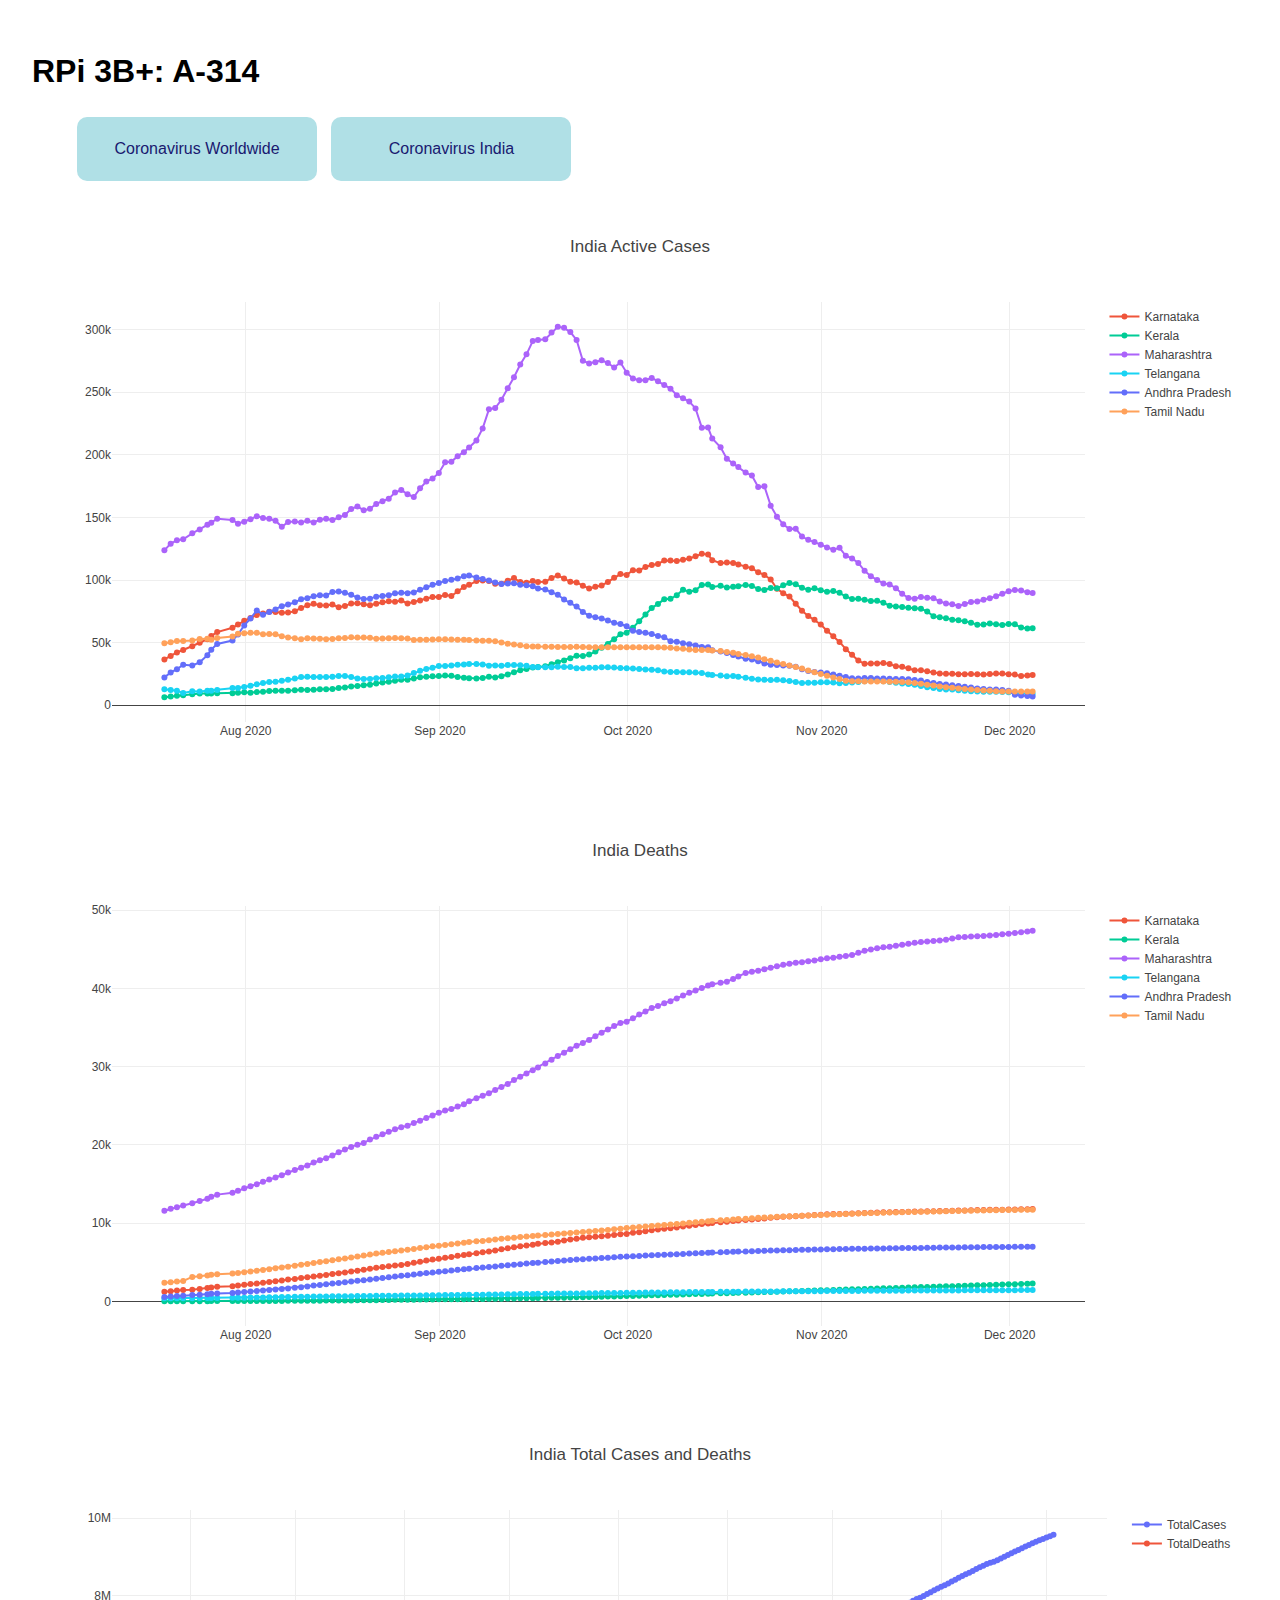
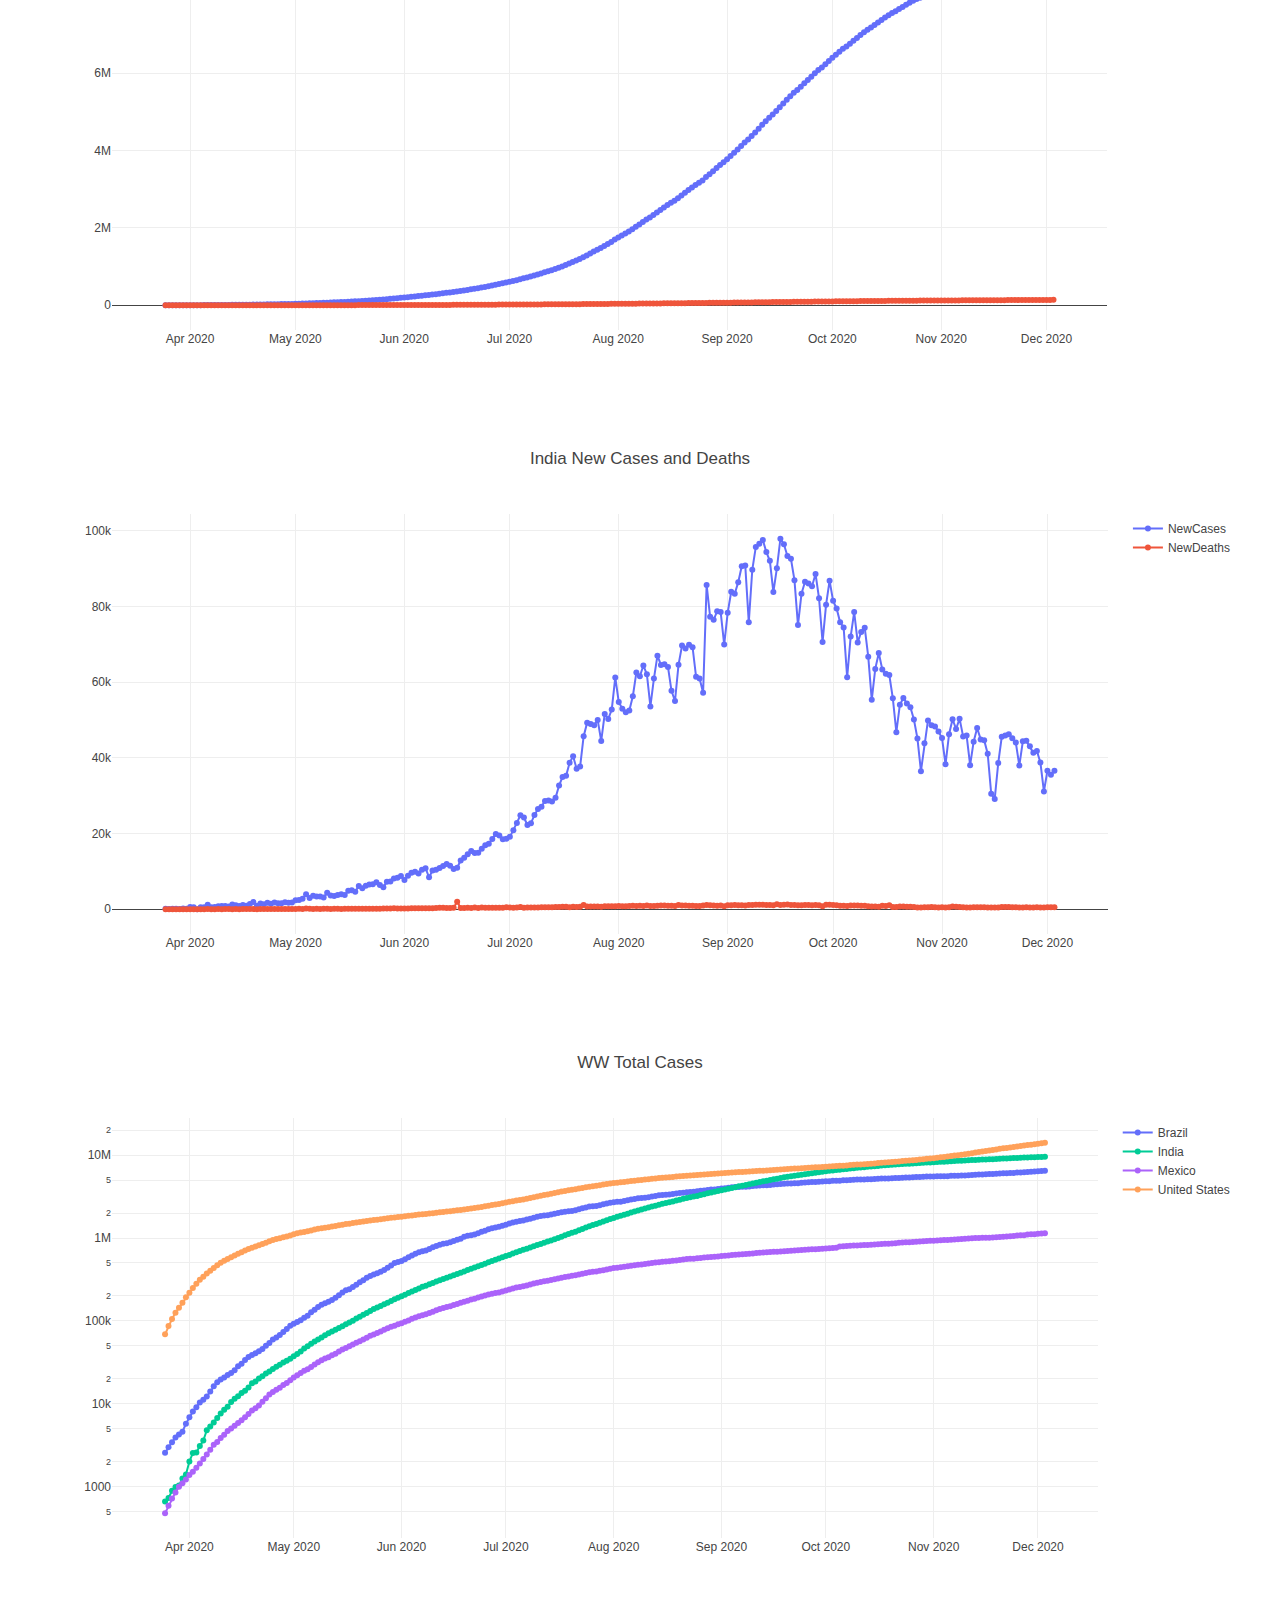
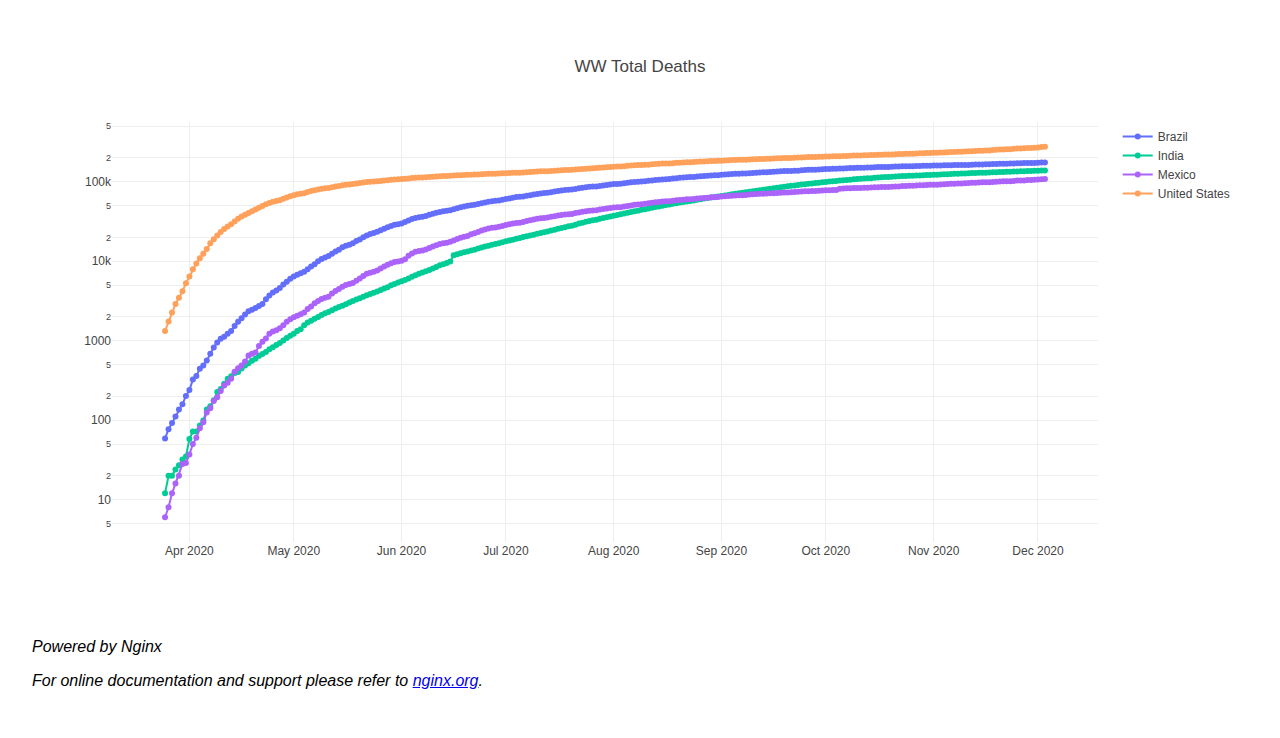
<file: index.html>
<!DOCTYPE html>
<html>
<head>
    <title>RPi 3B+: A-314</title>
    <link rel="stylesheet" href="webpages/styles/index.css">
    <script type="text/javascript" src="webpages/scripts/plotly-latest.min.js"></script>
    <script type="text/javascript" src="webpages/scripts/index.js" defer></script>
</head> 
<body>
    <h1>RPi 3B+: A-314</h1>

    <ul>
        <li><a href="webpages/CoronaVirusWW.html">Coronavirus Worldwide</a></li>
        <li><a href="webpages/CoronaVirusIndia.html">Coronavirus India</a></li> 
    </ul>

    <div class="cards">
        <div class="card" id="MoHFWActiveCases"></div>
        <div class="card" id="MoHFWDeaths"></div>
        <div class="card" id="OWiDIndiaTotal"></div>
        <div class="card" id="OWiDIndiaNew"></div>
        <div class="card" id="OWiDWWTotalCases"></div>
        <div class="card" id="OWiDWWTotalDeaths"></div>
        <!--<div class="card">
            <iframe id="OWiDTotalCasesComparisonLogScale" title="OWiDTotalCasesComparisonLogScale"
                width="100%"
                height="600"
                style="border:none"
                src="webpages/charts/OWiDTotalCasesComparisonLogScale.html">
            </iframe>
        </div>
        <div class="card">
            <iframe id="OWiDTotalDeathsComparisonLogScale" title="OWiDTotalDeathsComparisonLogScale"
                width="100%"
                height="600"
                style="border:none"
                src="webpages/charts/OWiDTotalDeathsComparisonLogScale.html">
            </iframe>
        </div>-->
    </div>

    <p><em>Powered by Nginx</em></p>
    <p><em>For online documentation and support please refer to
    <a href="http://nginx.org/">nginx.org</a>.<br/></em></p>


    <!--<video width="1280" height="720" controls preload="auto">
        <source src="Movies/English/The Man From Earth (2007)/The Man From Earth.mp4" type="video/mp4">
        Your browser does not support the video tag
    </video>-->
</body>
</html>
</file>
<file: webpages/styles/index.css>
body {
    max-width: 90rem;
    padding: 2rem; 
    margin: auto;
    font-family: Tahoma, Verdana, Arial, sans-serif;
}

.cards {
    max-width: 1400px;
    margin: 0 auto;
    display: grid;
    grid-gap: .25rem;
}

@media (min-width: 1400px) {
    .cards {
        grid-template-columns: repeat(2, 1fr); 
    }
}

.card {
    width: 100%;
	height: 600px;
}

ul {
    list-style-type: none;
}

ul>li {
    padding: 5px;
    display: inline-block;
}

ul>li>a {
    display: block;
    background-color: powderblue;
    border-radius: 10px;
    width: 15em;
    line-height: 4em;
    text-decoration: none;
    text-align: center;
    color: midnightblue;
}
</file>
